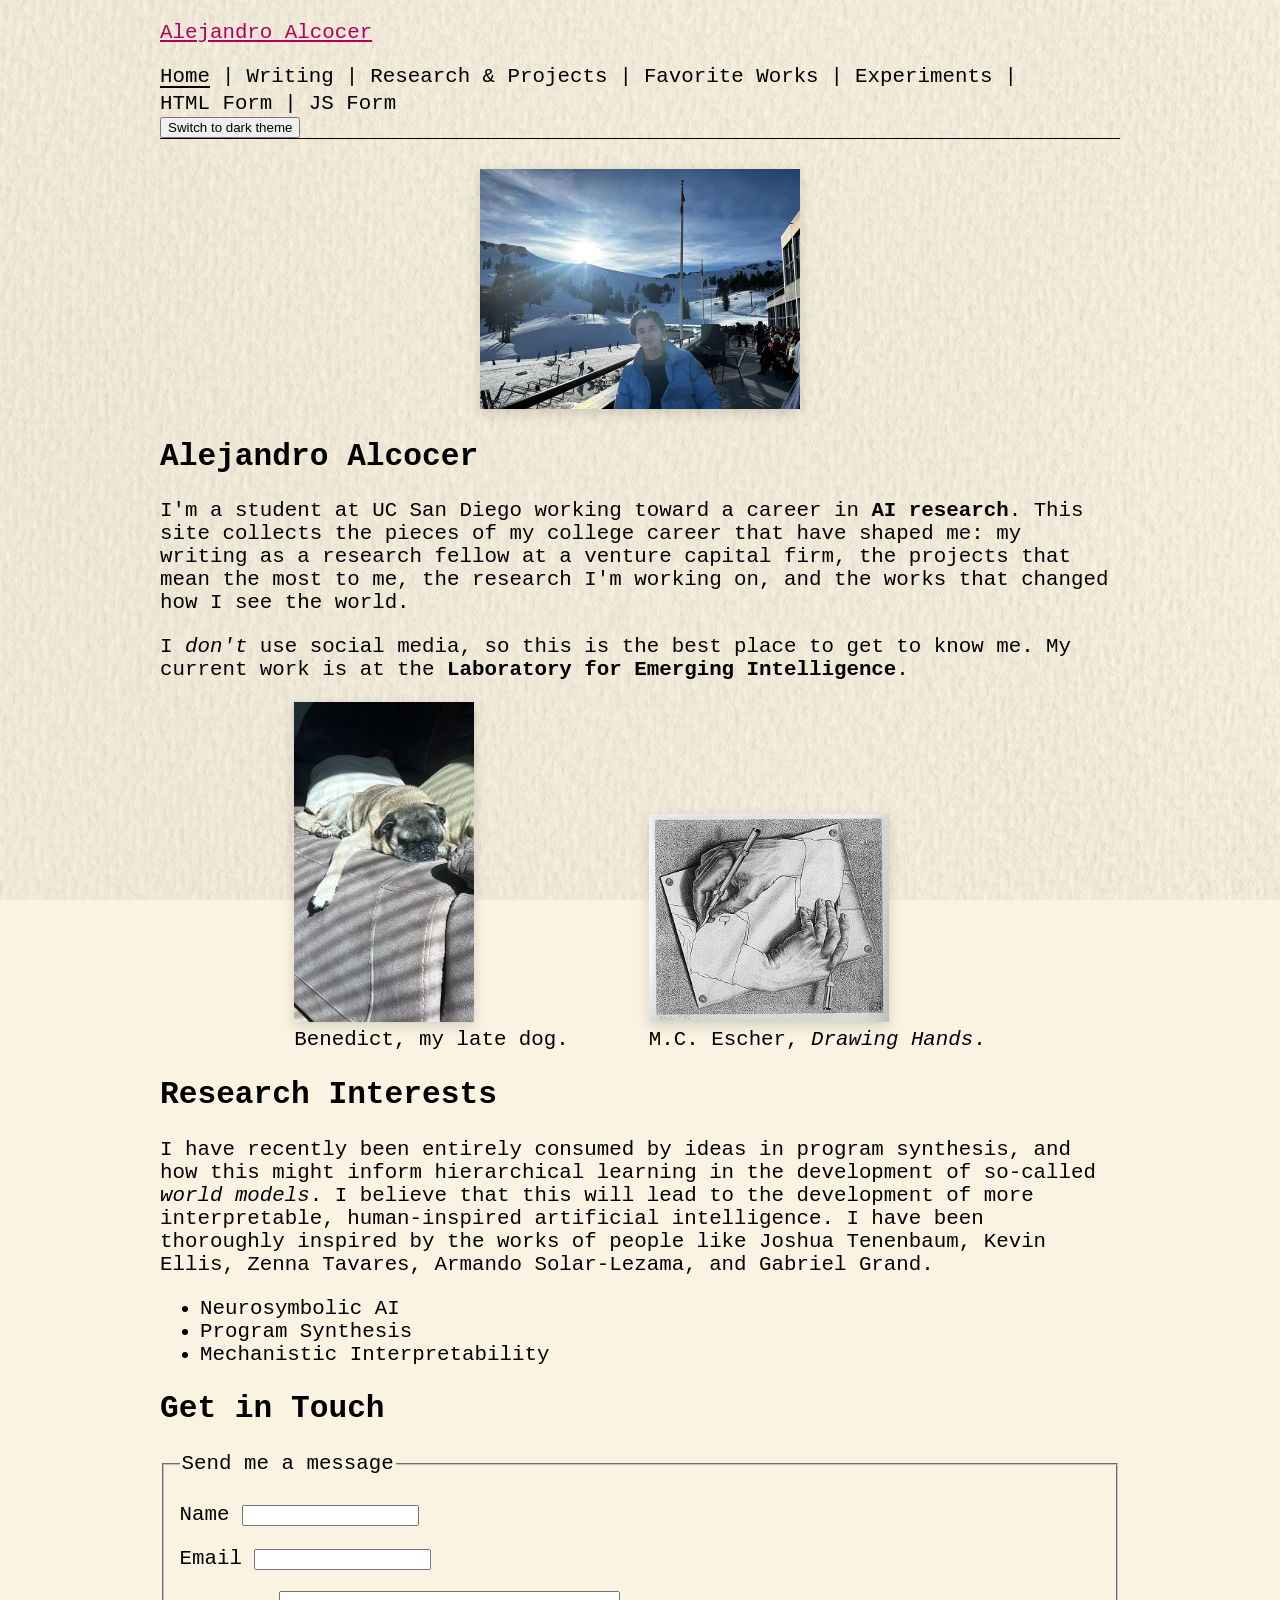
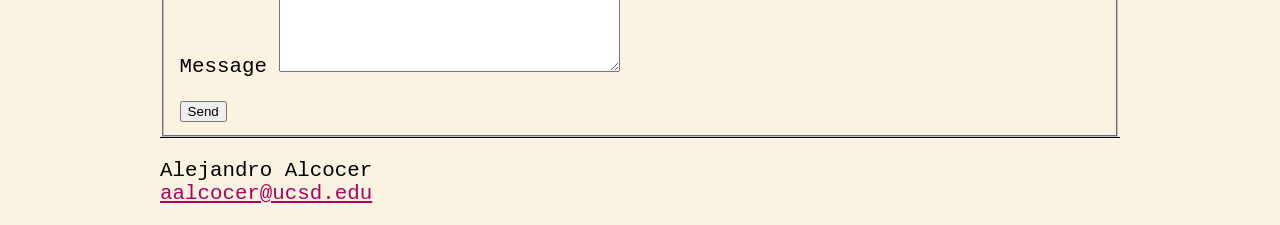
<file: index.html>
<!doctype html>
<html lang="en">
<head>
  <meta charset="utf-8">
  <meta name="viewport" content="width=device-width, initial-scale=1">
  <meta name="description" content="Alejandro Alcocer: AI research interests, writing, projects, and the works that shaped me.">
  <title>Home | Alejandro Alcocer</title>
  <link rel="stylesheet" href="styles.css">
  <link rel="stylesheet" href="template.css">
  <script src="scripts/theme.js"></script>
</head>
<body>
  <div class="page-container">
    <header>
      <p><a href="index.html">Alejandro Alcocer</a></p>
      <nav aria-label="Primary">
        <a href="index.html" aria-current="page">Home</a>
        <span aria-hidden="true">|</span>
        <a href="writing.html">Writing</a>
        <span aria-hidden="true">|</span>
        <a href="research.html">Research &amp; Projects</a>
        <span aria-hidden="true">|</span>
        <a href="favorites.html">Favorite Works</a>
        <span aria-hidden="true">|</span>
        <a href="experiments.html">Experiments</a>
        <span aria-hidden="true">|</span>
        <a href="form-no-js.html">HTML Form</a>
        <span aria-hidden="true">|</span>
        <a href="form-with-js.html">JS Form</a>
      </nav>

      <button type="button" id="theme-toggle" hidden>Switch to dark mode</button>
    </header>

    <main>
      <section>
        <picture class="portrait">
          <source srcset="images/me.webp" type="image/webp">
          <img src="images/me.jpg" alt="Portrait of Alejandro Alcocer" width="320" height="240">
        </picture>
        <h1>Alejandro Alcocer</h1>
        <p>I'm a student at UC San Diego working toward a career in <strong>AI research</strong>. This site collects the pieces of my college career that have shaped me: my writing as a research fellow at a venture capital firm, the projects that mean the most to me, the research I'm working on, and the works that changed how I see the world.</p>
        <p>I <em>don't</em> use social media, so this is the best place to get to know me. My current work is at the <b>Laboratory for Emerging Intelligence</b>.</p>
        <div class="figure-row">
          <figure>
            <picture>
              <source srcset="images/benedict.webp" type="image/webp">
              <img src="images/benedict.jpg" alt="My dog Benedict" width="180" height="320">
            </picture>
            <figcaption>Benedict, my late dog.</figcaption>
          </figure>
          <figure>
            <img src="images/escher.jpg" alt="M.C. Escher's lithograph of two hands drawing each other" width="240" height="208">
            <figcaption>M.C. Escher, <cite>Drawing Hands</cite>.</figcaption>
          </figure>
        </div>
      </section>

      <section>
        <h2>Research Interests</h2>
        <p>I have recently been entirely consumed by ideas in program synthesis, and how this might inform hierarchical learning in the development of so-called <i>world models</i>. I believe that this will lead to the development of more interpretable, human-inspired artificial intelligence. I have been thoroughly inspired by the works of people like Joshua Tenenbaum, Kevin Ellis, Zenna Tavares, Armando Solar-Lezama, and Gabriel Grand.</p>
        <ul>
          <li>Neurosymbolic AI</li>
          <li>Program Synthesis</li>
          <li>Mechanistic Interpretability</li>
        </ul>
      </section>

      <section>
        <h2>Get in Touch</h2>
        <form>
          <fieldset>
            <legend>Send me a message</legend>
            <p>
              <label for="name">Name</label>
              <input id="name" name="name" type="text" autocomplete="name">
            </p>
            <p>
              <label for="email">Email</label>
              <input id="email" name="email" type="email" autocomplete="email">
            </p>
            <p>
              <label for="message">Message</label>
              <textarea id="message" name="message" rows="5" cols="40"></textarea>
            </p>
            <button type="submit">Send</button>
          </fieldset>
        </form>
      </section>
    </main>

    <footer>
      <p>Alejandro Alcocer<br>
      <a href="mailto:aalcocer@ucsd.edu">aalcocer@ucsd.edu</a></p>
    </footer>
  </div>
</body>
</html>
</file>
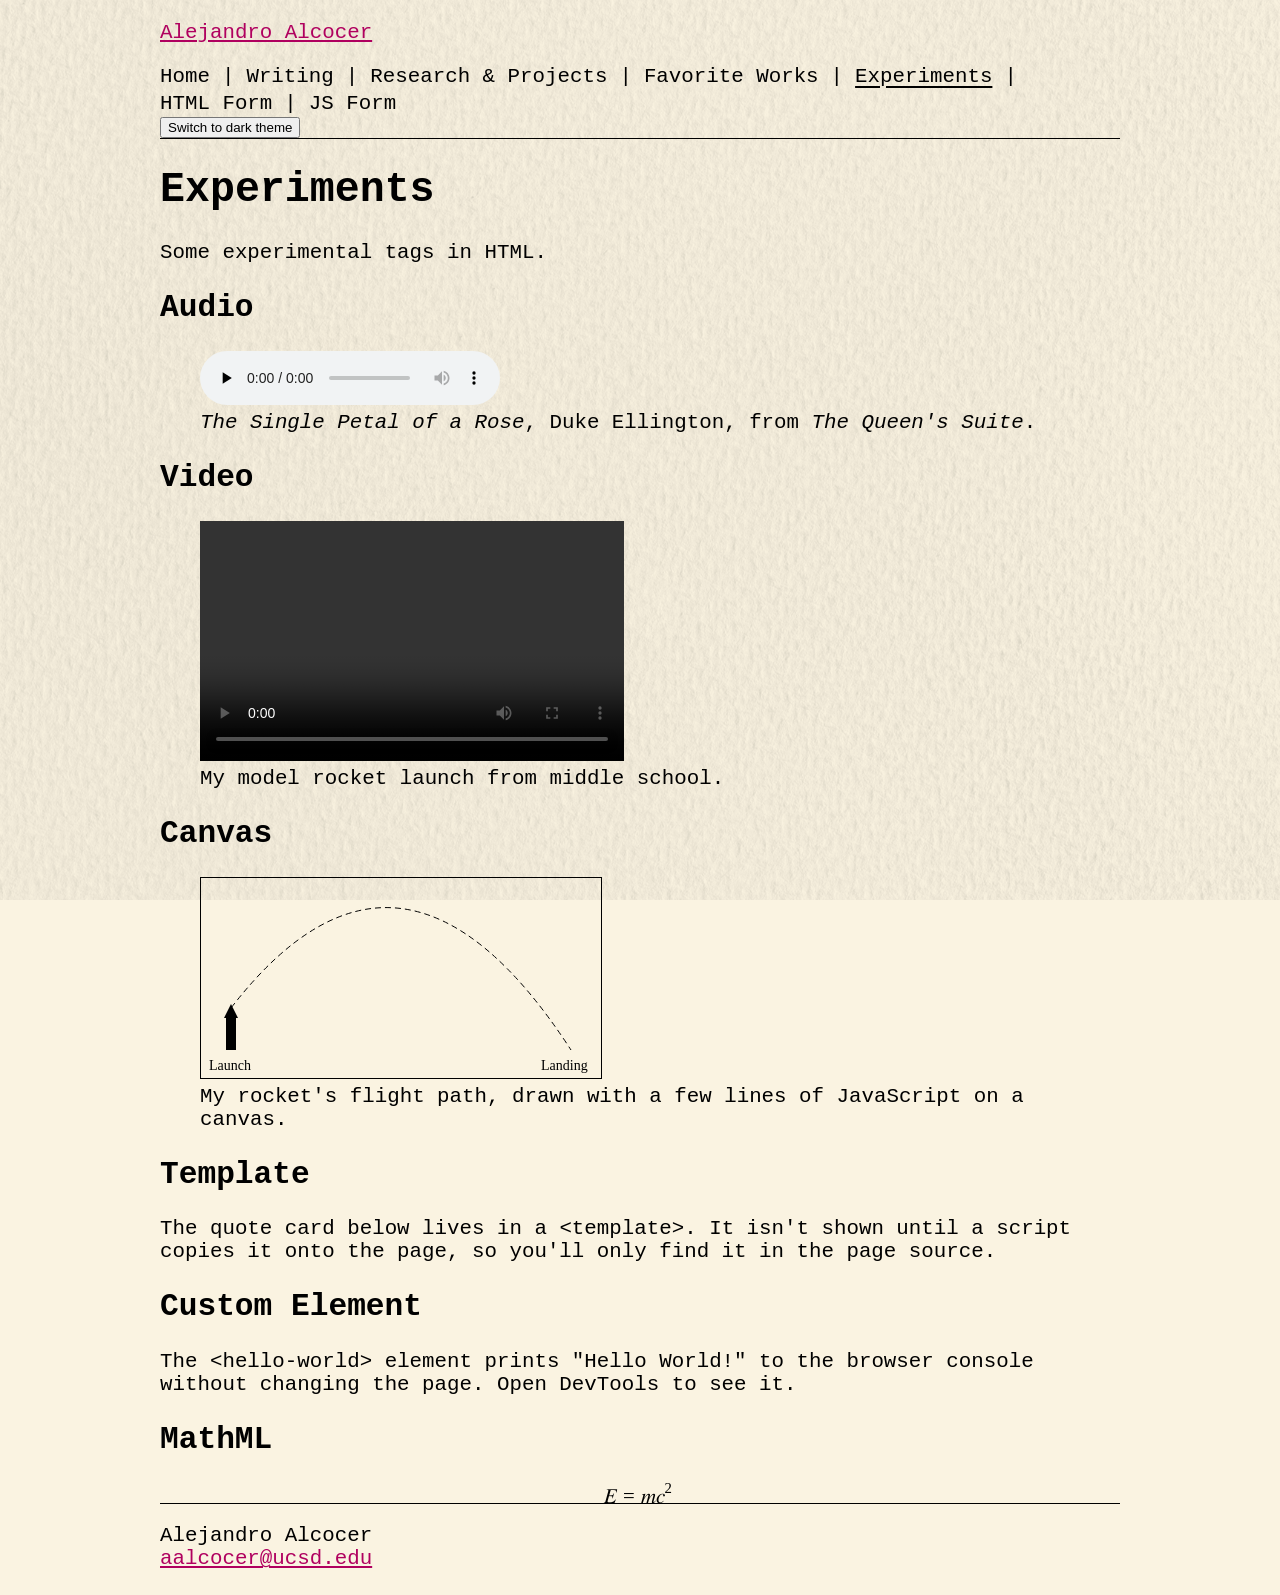
<file: experiments.html>
<!doctype html>
<html lang="en">
<head>
  <meta charset="utf-8">
  <meta name="viewport" content="width=device-width, initial-scale=1">
  <meta name="description" content="Experimental HTML elements on Alejandro Alcocer's site: audio, video, canvas, template, and custom elements.">
  <title>Experiments | Alejandro Alcocer</title>
  <link rel="stylesheet" href="styles.css">
  <link rel="stylesheet" href="template.css">
  <script src="scripts/theme.js"></script>
  <style>
    canvas {
      border: 1px solid;
    }
  </style>
  <script src="scripts/hello-world.js" defer></script>
</head>
<body>
  <div class="page-container">
    <header>
      <p><a href="index.html">Alejandro Alcocer</a></p>
      <nav aria-label="Primary">
        <a href="index.html">Home</a>
        <span aria-hidden="true">|</span>
        <a href="writing.html">Writing</a>
        <span aria-hidden="true">|</span>
        <a href="research.html">Research &amp; Projects</a>
        <span aria-hidden="true">|</span>
        <a href="favorites.html">Favorite Works</a>
        <span aria-hidden="true">|</span>
        <a href="experiments.html" aria-current="page">Experiments</a>
        <span aria-hidden="true">|</span>
        <a href="form-no-js.html">HTML Form</a>
        <span aria-hidden="true">|</span>
        <a href="form-with-js.html">JS Form</a>
      </nav>

      <button type="button" id="theme-toggle" hidden>Switch to dark mode</button>
    </header>

    <main>
      <h1>Experiments</h1>
      <p>Some experimental tags in HTML.</p>

      <section>
        <h2>Audio</h2>
        <figure>
          <audio controls preload="none">
            <source src="media/DukeEllingtonRose.mp3" type="audio/mpeg">
            <a href="media/DukeEllingtonRose.mp3">Download the song</a>
          </audio>
          <figcaption><cite>The Single Petal of a Rose</cite>, Duke Ellington, from <cite>The Queen's Suite</cite>.</figcaption>
        </figure>
      </section>

      <section>
        <h2>Video</h2>
        <figure>
          <video controls preload="metadata" width="424" height="240">
            <source src="media/rocket-launch.mp4" type="video/mp4">
            <a href="media/rocket-launch.mp4">Download the video</a>
          </video>
          <figcaption>My model rocket launch from middle school.</figcaption>
        </figure>
      </section>

      <section>
        <h2>Canvas</h2>
        <figure>
          <canvas id="flight-path" width="400" height="200">A drawing of my rocket's flight path: straight up from the launch pad, then arcing back down to land (in the neighbor's house).</canvas>
          <figcaption>My rocket's flight path, drawn with a few lines of JavaScript on a canvas.</figcaption>
        </figure>
        <script>
          const ctx = document.getElementById('flight-path').getContext('2d');
          ctx.font = '14px serif';
          ctx.setLineDash([6, 4]);
          ctx.beginPath();
          ctx.moveTo(30, 130);
          ctx.quadraticCurveTo(200, -90, 370, 172);
          ctx.stroke();
          ctx.fillRect(25, 140, 10, 32);
          ctx.beginPath();
          ctx.moveTo(23, 140);
          ctx.lineTo(30, 126);
          ctx.lineTo(37, 140);
          ctx.fill();
          ctx.fillText('Launch', 8, 192);
          ctx.fillText('Landing', 340, 192);
        </script>
        <noscript>
          <p>JavaScript is turned off, so the canvas drawing can't be shown.</p>
        </noscript>
      </section>

      <section>
        <h2>Template</h2>
        <p>The quote card below lives in a <code>&lt;template&gt;</code>. It isn't shown until a script copies it onto the page, so you'll only find it in the page source.</p>
        <template id="quote-card">
          <blockquote>
            <p>"Verily the lust for comfort murders the passion of the soul, and then walks grinning in the funeral."</p>
            <p>Kahlil Gibran, <cite>The Prophet</cite></p>
          </blockquote>
        </template>
      </section>

      <section>
        <h2>Custom Element</h2>
        <hello-world></hello-world>
        <p>The <code>&lt;hello-world&gt;</code> element prints "Hello World!" to the browser console without changing the page. Open DevTools to see it.</p>
      </section>

      <section>
        <h2>MathML</h2>
        <math display="block">
          <mi>E</mi>
          <mo>=</mo>
          <mi>m</mi>
          <msup>
            <mi>c</mi>
            <mn>2</mn>
          </msup>
        </math>
      </section>
    </main>

    <footer>
      <p>Alejandro Alcocer<br>
      <a href="mailto:aalcocer@ucsd.edu">aalcocer@ucsd.edu</a></p>
    </footer>
  </div>
</body>
</html>
</file>
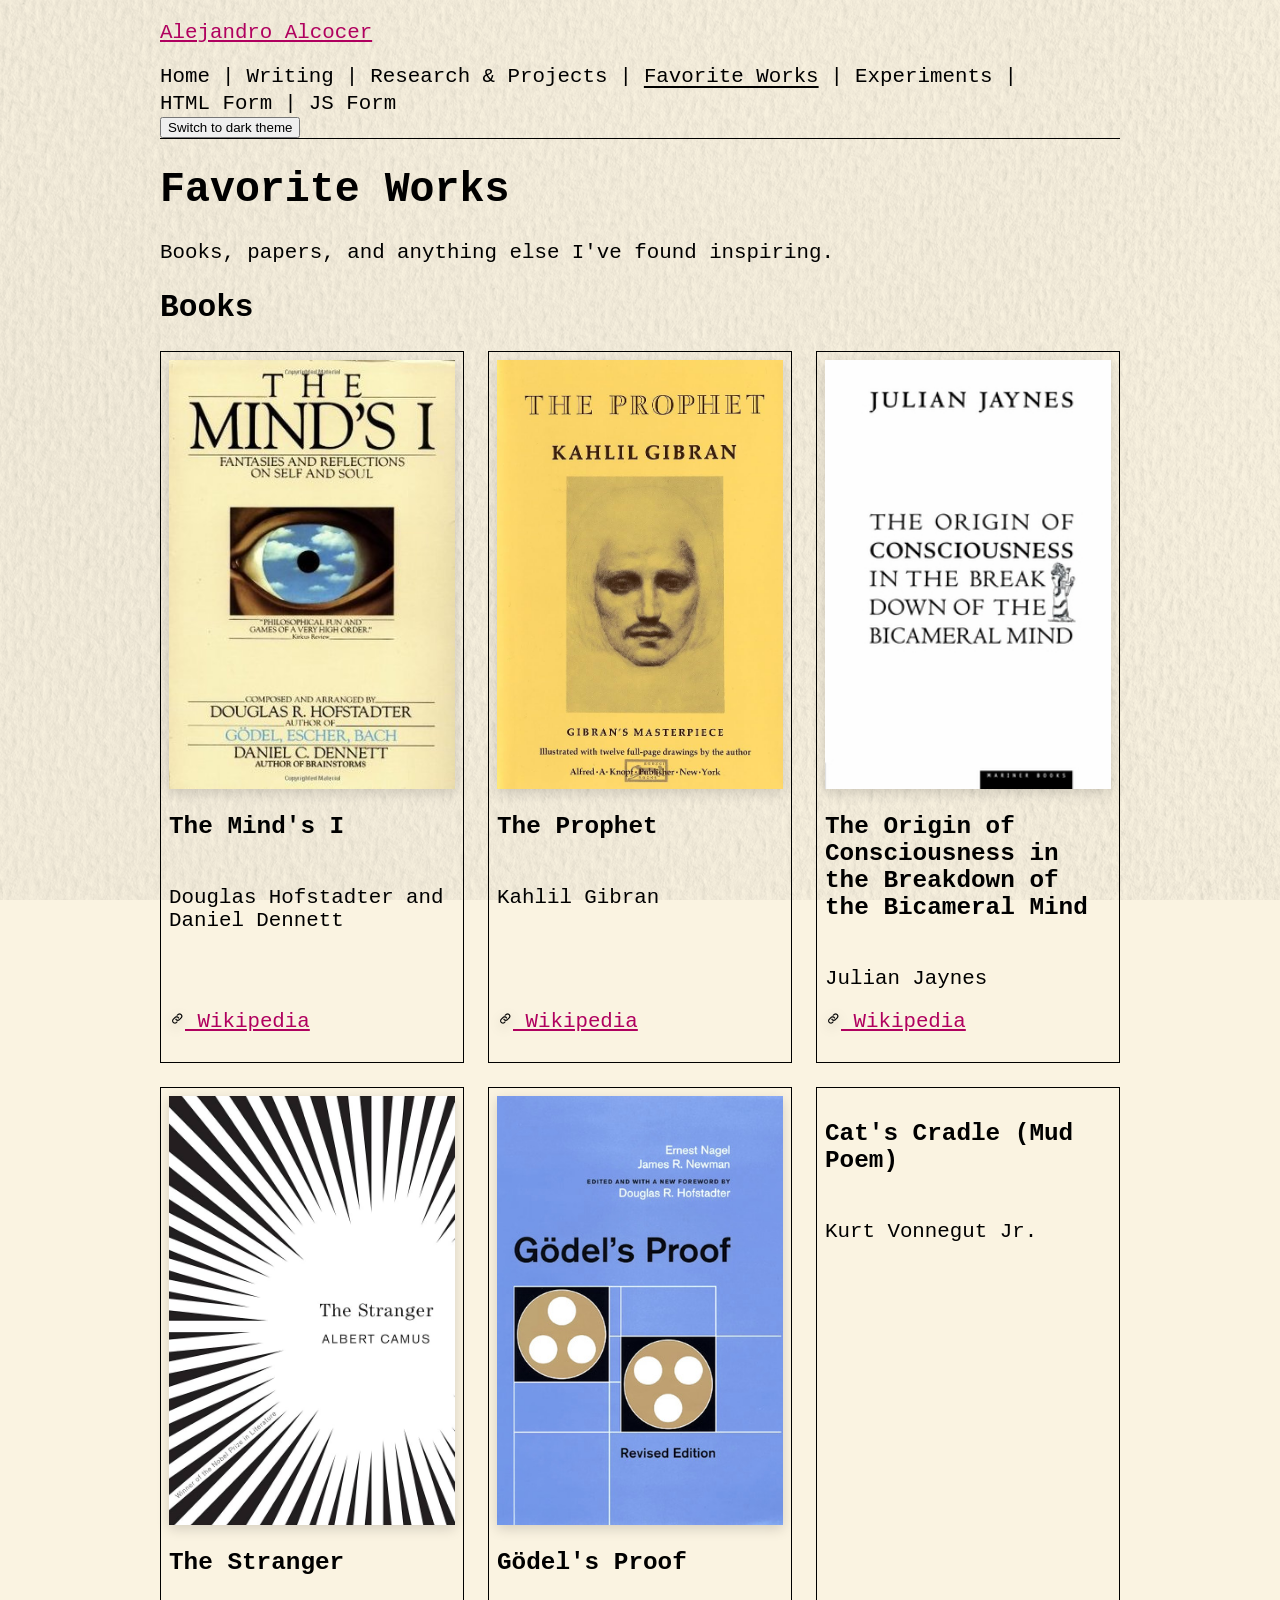
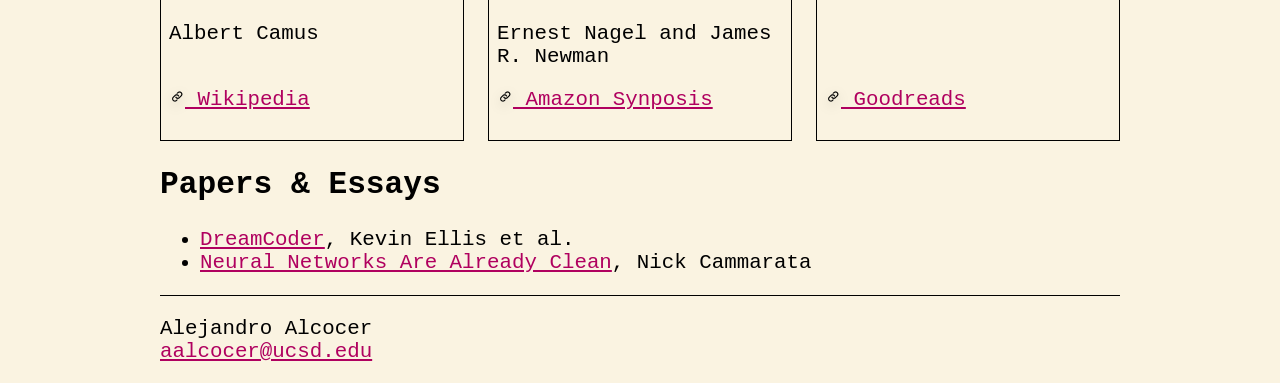
<file: favorites.html>
<!doctype html>
<html lang="en">
<head>
  <meta charset="utf-8">
  <meta name="viewport" content="width=device-width, initial-scale=1">
  <meta name="description" content="Books, papers, and other works that have shaped Alejandro Alcocer's perspective.">
  <title>Favorite Works | Alejandro Alcocer</title>
  <link rel="stylesheet" href="styles.css">
  <link rel="stylesheet" href="template.css">
  <script src="scripts/theme.js"></script>
</head>
<body>
  <div class="page-container">
    <header>
      <p><a href="index.html">Alejandro Alcocer</a></p>
      <nav aria-label="Primary">
        <a href="index.html">Home</a>
        <span aria-hidden="true">|</span>
        <a href="writing.html">Writing</a>
        <span aria-hidden="true">|</span>
        <a href="research.html">Research &amp; Projects</a>
        <span aria-hidden="true">|</span>
        <a href="favorites.html" aria-current="page">Favorite Works</a>
        <span aria-hidden="true">|</span>
        <a href="experiments.html">Experiments</a>
        <span aria-hidden="true">|</span>
        <a href="form-no-js.html">HTML Form</a>
        <span aria-hidden="true">|</span>
        <a href="form-with-js.html">JS Form</a>
      </nav>

      <button type="button" id="theme-toggle" hidden>Switch to dark mode</button>
    </header>

    <main>
      <h1>Favorite Works</h1>
      <p>Books, papers, and anything else I've found inspiring.</p>

      <section>
        <h2>Books</h2>
        <div class="book-grid">
          <work-card>
            <img src="images/TheMindsI.jpg" alt="Cover of The Mind's I" width="316" height="475">
            <h3>The Mind's I</h3>
            <p>Douglas Hofstadter and Daniel Dennett</p>
            <p><a href="https://en.wikipedia.org/wiki/The_Mind%27s_I"><img src="images/link.png" alt="" width="16" height="16"> Wikipedia</a></p>
          </work-card>
          <work-card>
            <img src="images/TheProphet.jpg" alt="Cover of The Prophet" width="667" height="1000">
            <h3>The Prophet</h3>
            <p>Kahlil Gibran</p>
            <p><a href="https://en.wikipedia.org/wiki/The_Prophet_(book)"><img src="images/link.png" alt="" width="16" height="16"> Wikipedia</a></p>
          </work-card>
          <work-card>
            <img src="images/TOCBBM.jpg" alt="Cover of The Origin of Consciousness in the Breakdown of the Bicameral Mind" width="258" height="387">
            <h3>The Origin of Consciousness in the Breakdown of the Bicameral Mind</h3>
            <p>Julian Jaynes</p>
            <p><a href="https://en.wikipedia.org/wiki/The_Origin_of_Consciousness_in_the_Breakdown_of_the_Bicameral_Mind"><img src="images/link.png" alt="" width="16" height="16"> Wikipedia</a></p>
          </work-card>
          <work-card>
            <img src="images/TheStranger.jpg" alt="Cover of The Stranger" width="648" height="1000">
            <h3>The Stranger</h3>
            <p>Albert Camus</p>
            <p><a href="https://en.wikipedia.org/wiki/The_Stranger_(Camus_novel)"><img src="images/link.png" alt="" width="16" height="16"> Wikipedia</a></p>
          </work-card>
          <work-card>
            <img src="images/GodelsProof.jpg" alt="Cover of Gödel's Proof" width="400" height="555">
            <h3>Gödel's Proof</h3>
            <p>Ernest Nagel and James R. Newman</p>
            <p><a href="https://www.amazon.com/dp/B000JVEJQG?lv=shuf&channelId=500&plpRedirect=mhFallback"><img src="images/link.png" alt="" width="16" height="16"> Amazon Synposis</a></p>
          </work-card>
          <work-card>
            <h3>Cat's Cradle (Mud Poem)</h3>
            <p>Kurt Vonnegut Jr.</p>
            <p><a href="https://www.goodreads.com/quotes/58990-god-made-mud-god-got-lonesome-so-god-said-to"><img src="images/link.png" alt="" width="16" height="16"> Goodreads</a></p>
          </work-card>
        </div>
      </section>

      <section>
        <h2>Papers &amp; Essays</h2>
        <ul>
          <li><a href="https://arxiv.org/abs/2006.08381">DreamCoder</a>, Kevin Ellis et al.</li>
          <li><a href="https://already-clean.goodfire.com/">Neural Networks Are Already Clean</a>, Nick Cammarata</li>
        </ul>
      </section>
    </main>

    <footer>
      <p>Alejandro Alcocer<br>
      <a href="mailto:aalcocer@ucsd.edu">aalcocer@ucsd.edu</a></p>
    </footer>
  </div>
</body>
</html>
</file>
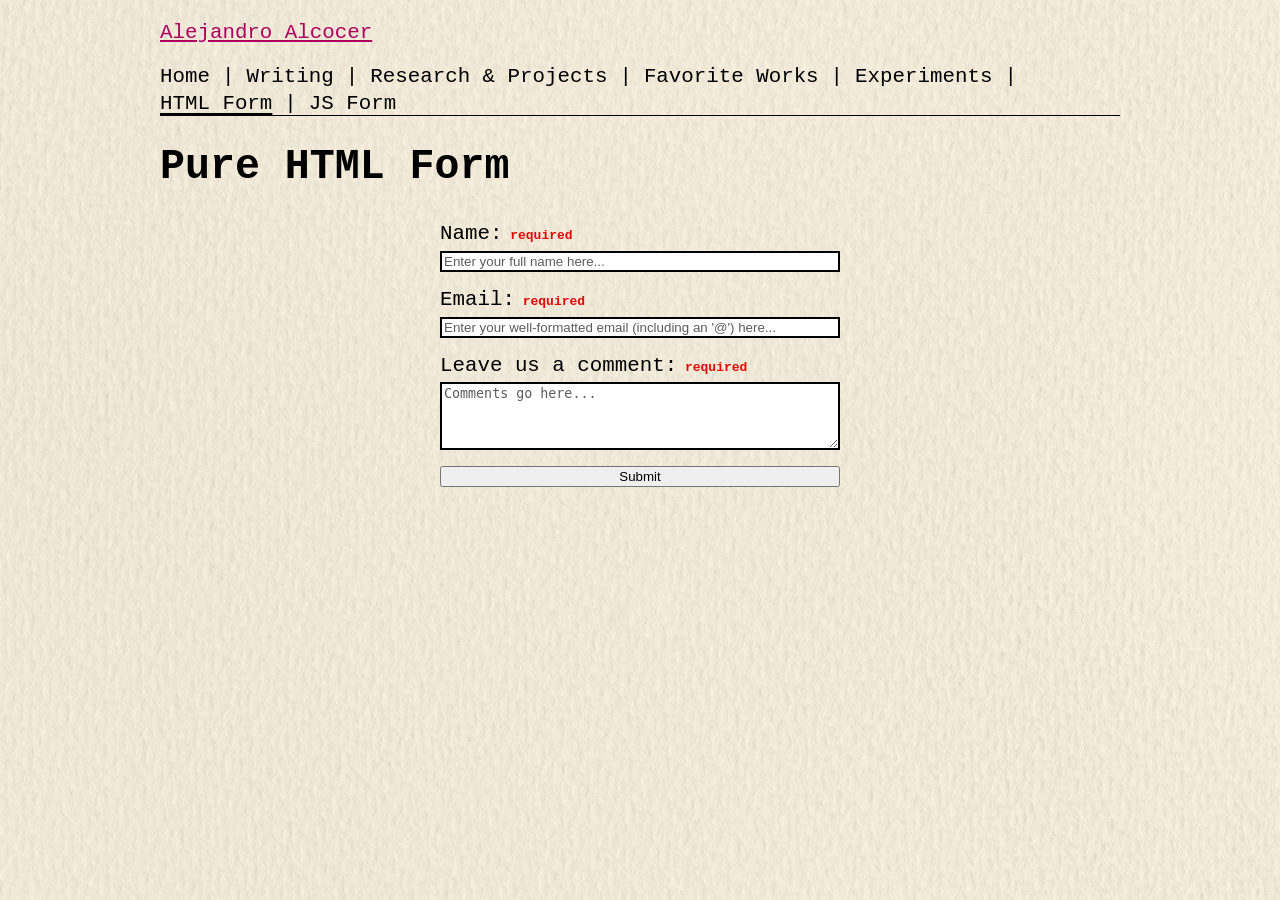
<file: form-no-js.html>
<!doctype html>
<html lang="en">
<head>
  <meta charset="utf-8">
  <meta name="viewport" content="width=device-width, initial-scale=1">
  <meta name="description" content="Form written in pure HTML.">
  <title>HTML Form | Alejandro Alcocer</title>
  <link rel="stylesheet" href="styles.css">
  <link rel="stylesheet" href="template.css">
</head>
<body>
  <div class="page-container">
    <header>
      <p><a href="index.html">Alejandro Alcocer</a></p>
      <nav aria-label="Primary">
        <a href="index.html">Home</a>
        <span aria-hidden="true">|</span>
        <a href="writing.html">Writing</a>
        <span aria-hidden="true">|</span>
        <a href="research.html">Research &amp; Projects</a>
        <span aria-hidden="true">|</span>
        <a href="favorites.html">Favorite Works</a>
        <span aria-hidden="true">|</span>
        <a href="experiments.html">Experiments</a>
        <span aria-hidden="true">|</span>
        <a href="form-no-js.html" aria-current="page">HTML Form</a>
        <span aria-hidden="true">|</span>
        <a href="form-with-js.html">JS Form</a>
      </nav>
    </header>

    <main>
        <h1> Pure HTML Form </h1>

        <div>
            <form action="https://httpbin.org/post" method="POST" class="flex-form">
                <div class="form-group">
                    <label for="name">Name:</label>
                    <input type="text" id="name" name="user" autocomplete="name" minlength="1" maxlength="100" placeholder="Enter your full name here..." required>
                </div>
                
                <div class="form-group">
                    <label for="email">Email:</label>
                    <input type="email" id="email" name="user_email" autocomplete="email" placeholder="Enter your well-formatted email (including an '@') here..." required>
                </div>

                <div class="form-group">
                    <label for="user_comment">Leave us a comment:</label>
                    <textarea id="user_comment" name="comment" rows="4" cols="50" placeholder="Comments go here..." 
                    minlength="10" maxlength="1000" required></textarea>
                </div>    
                    <input type="hidden" id="bot" name="possible_bot" value="true">

                    <button type="submit">Submit</button>
            </form>
        </div>
    </main>
  </div>
</body>
</html>
</file>
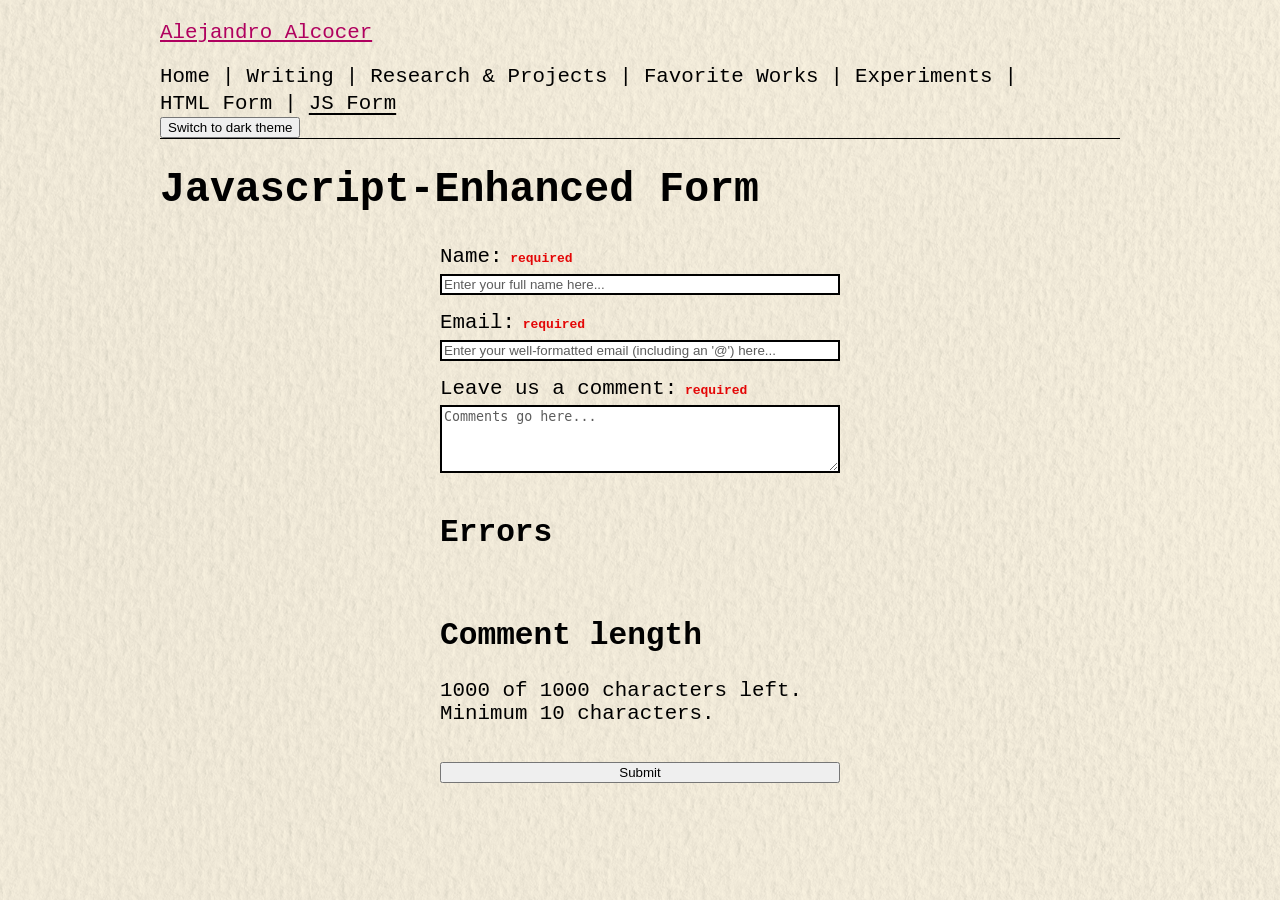
<file: form-with-js.html>
<!doctype html>
<html lang="en">
<head>
  <meta charset="utf-8">
  <meta name="viewport" content="width=device-width, initial-scale=1">
  <meta name="description" content="Form written with JavaScript enhancements.">
  <title>Javascript-Enhanced Form | Alejandro Alcocer</title>
  <link rel="stylesheet" href="styles.css">
  <link rel="stylesheet" href="template.css">
  <script src="form.js" defer></script>
  <script src="scripts/theme.js"></script>
</head>
<body>
  <div class="page-container">
    <header>
      <p><a href="index.html">Alejandro Alcocer</a></p>
      <nav aria-label="Primary">
        <a href="index.html">Home</a>
        <span aria-hidden="true">|</span>
        <a href="writing.html">Writing</a>
        <span aria-hidden="true">|</span>
        <a href="research.html">Research &amp; Projects</a>
        <span aria-hidden="true">|</span>
        <a href="favorites.html">Favorite Works</a>
        <span aria-hidden="true">|</span>
        <a href="experiments.html">Experiments</a>
        <span aria-hidden="true">|</span>
        <a href="form-no-js.html">HTML Form</a>
        <span aria-hidden="true">|</span>
        <a href="form-with-js.html" aria-current="page">JS Form</a>
      </nav>

      <button type="button" id="theme-toggle" hidden>Switch to dark mode</button>
    </header>

    <main>
        <h1> Javascript-Enhanced Form </h1>

        <section>
            <form id="user-form" action="https://httpbin.org/post" method="POST" class="flex-form">
                <div class="form-group">
                    <label for="user_name">Name:</label>
                    <input type="text" id="user_name" name="name" autocomplete="name" minlength="1" maxlength="100" placeholder="Enter your full name here..." required>
                </div>
                
                <div class="form-group">
                    <label for="user_email">Email:</label>
                    <input type="email" id="user_email" name="email" autocomplete="email" placeholder="Enter your well-formatted email (including an '@') here..." required>
                </div>

                <div class="form-group">
                    <label for="user_comment">Leave us a comment:</label>
                    <textarea id="user_comment" name="comment" rows="4" cols="50" placeholder="Comments go here..." 
                    minlength="10" maxlength="1000" aria-describedby="comment-info comment-warning user_comment-error" required></textarea>
                </div>
                
                <div class="message-area" id="error-area" hidden>
                    <h2 id="error-heading">Errors</h2>
                    <div aria-live="polite">
                        <p id="user_name-error" class="error-msg"></p>
                        <p id="user_email-error" class="error-msg"></p>
                        <p id="user_comment-error" class="error-msg"></p>
                    </div>
                </div>

                <div class="message-area" id="info-area" hidden>
                    <h2 id="info-heading">Comment length</h2>
                    <p id="comment-info"><span id="comment-count"></span> Minimum 10 characters.</p>
                    <p id="comment-warning" aria-live="polite"></p>
                </div>
                    <input type="hidden" id="bot" name="possible_bot" value="true">
                    <input type="hidden" id="form-errors" name="form-errors">

                    <button type="submit">Submit</button>
            </form>
        </section>
    </main>
  </div>
</body>
</html>
</file>
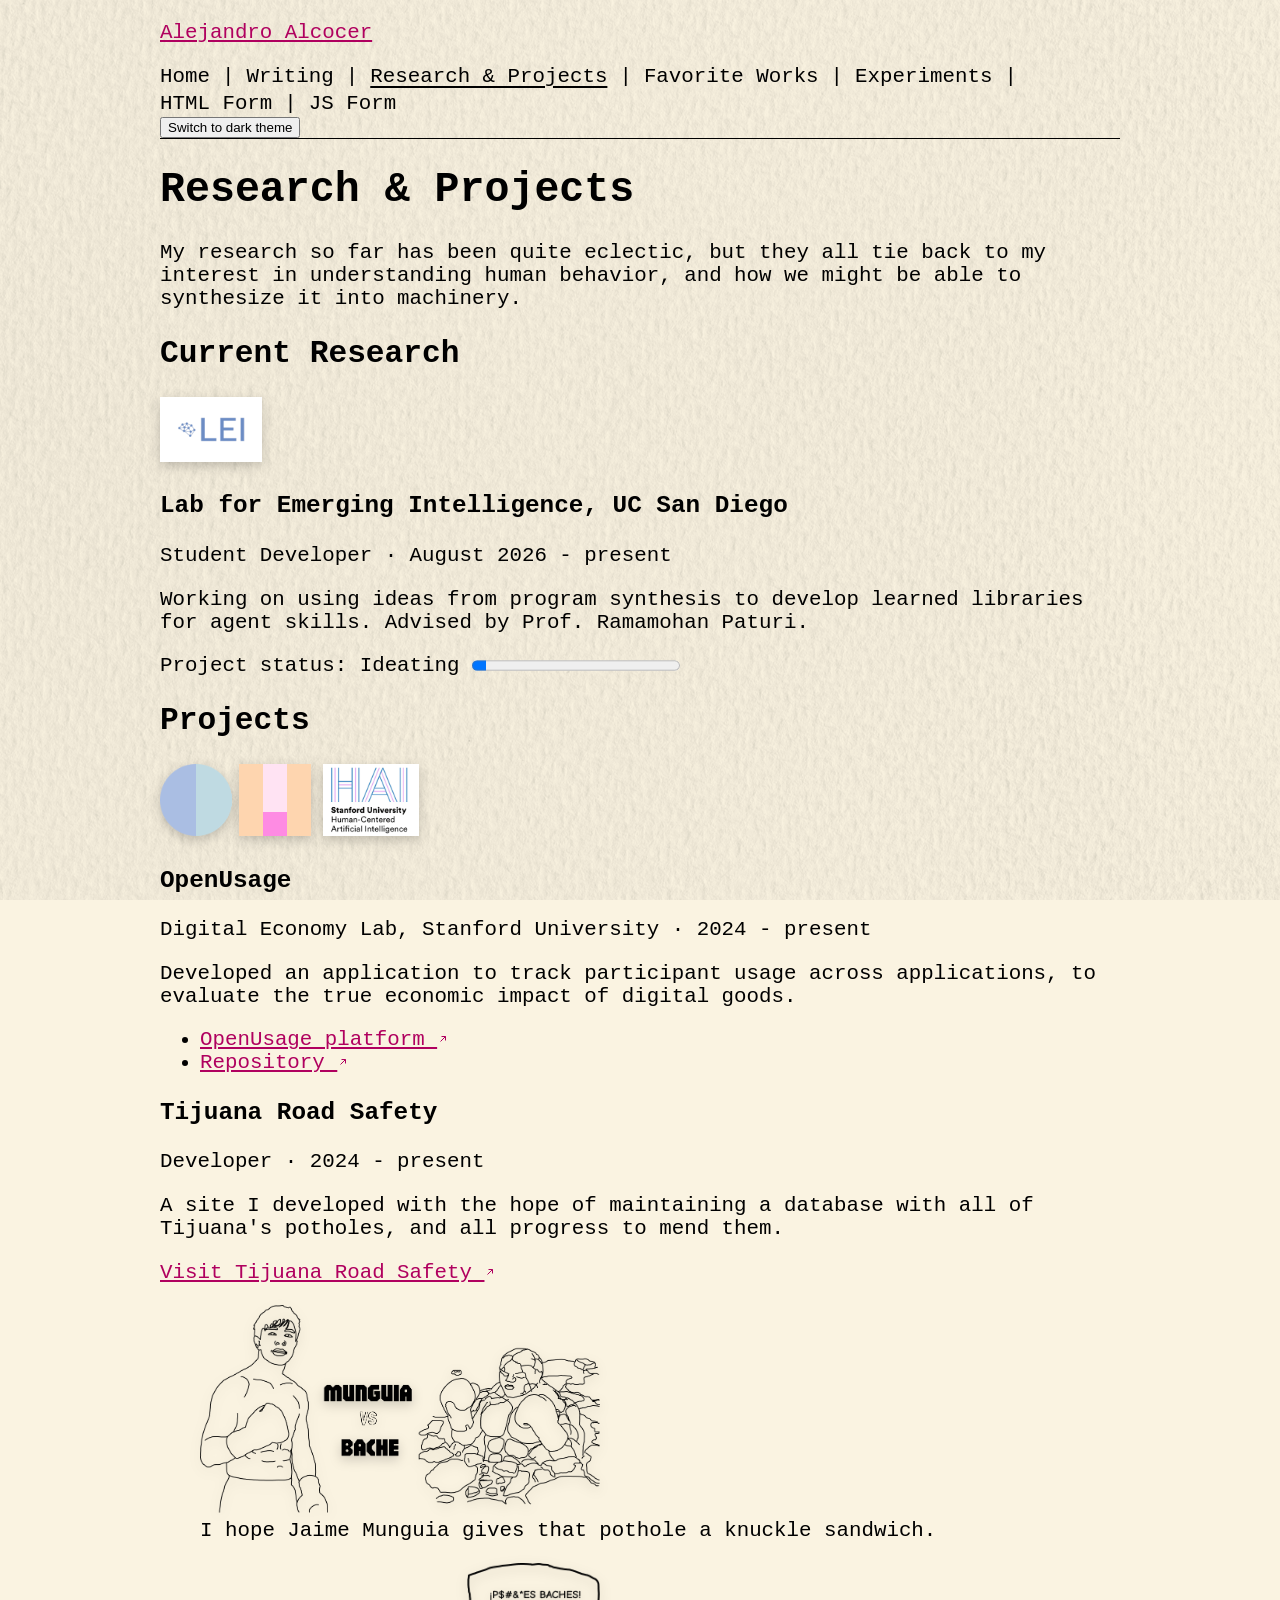
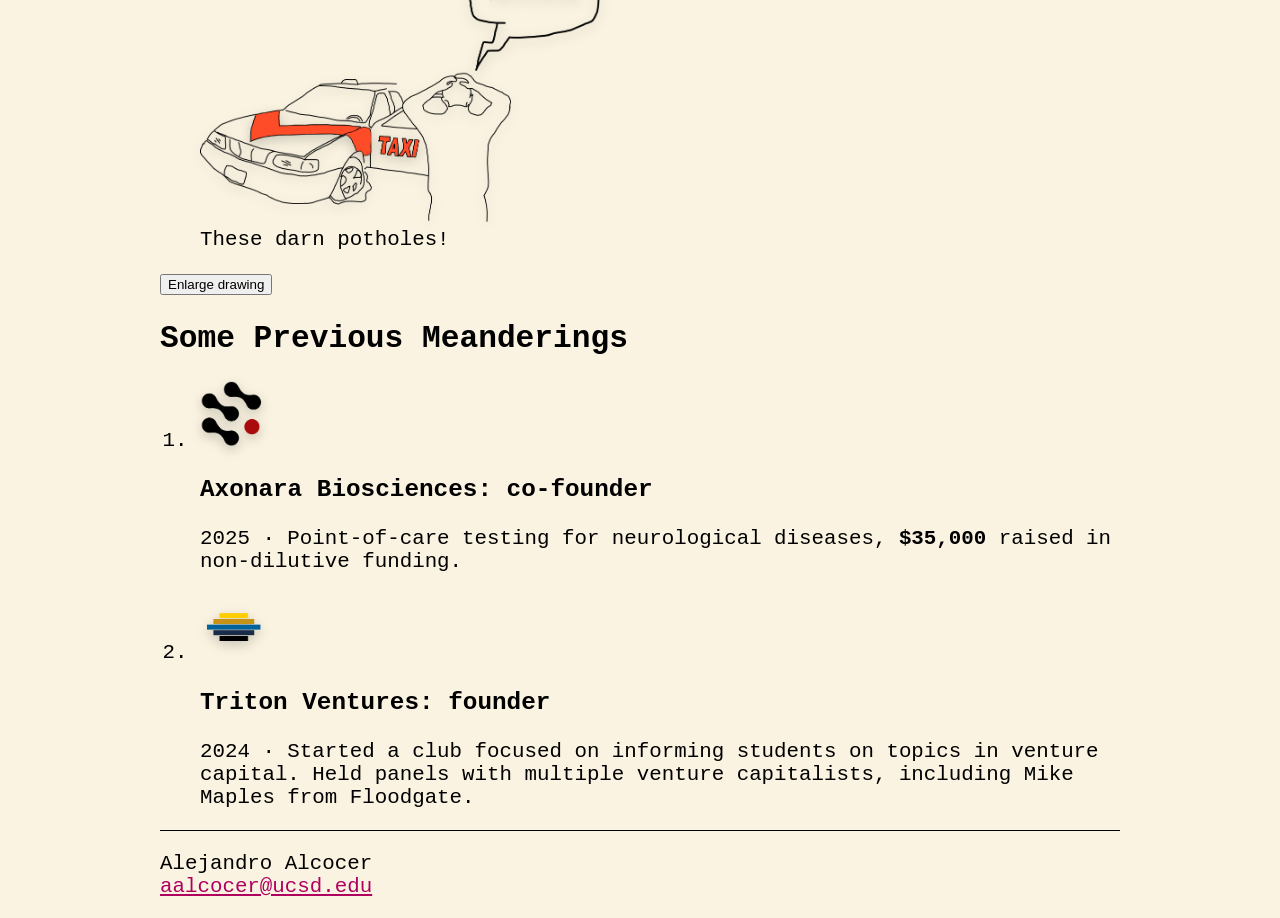
<file: research.html>
<!doctype html>
<html lang="en">
<head>
  <meta charset="utf-8">
  <meta name="viewport" content="width=device-width, initial-scale=1">
  <meta name="description" content="Research and projects by Alejandro Alcocer: Lab for Emerging Intelligence, OpenUsage, Tijuana Road Safety, and student ventures.">
  <title>Research &amp; Projects | Alejandro Alcocer</title>
  <link rel="stylesheet" href="styles.css">
  <link rel="stylesheet" href="template.css">
  <script src="scripts/theme.js"></script>
</head>
<body>
  <div class="page-container">
    <header>
      <p><a href="index.html">Alejandro Alcocer</a></p>
      <nav aria-label="Primary">
        <a href="index.html">Home</a>
        <span aria-hidden="true">|</span>
        <a href="writing.html">Writing</a>
        <span aria-hidden="true">|</span>
        <a href="research.html" aria-current="page">Research &amp; Projects</a>
        <span aria-hidden="true">|</span>
        <a href="favorites.html">Favorite Works</a>
        <span aria-hidden="true">|</span>
        <a href="experiments.html">Experiments</a>
        <span aria-hidden="true">|</span>
        <a href="form-no-js.html">HTML Form</a>
        <span aria-hidden="true">|</span>
        <a href="form-with-js.html">JS Form</a>
      </nav>

      <button type="button" id="theme-toggle" hidden>Switch to dark mode</button>
    </header>

    <main>
      <h1>Research &amp; Projects</h1>
      <p>My research so far has been quite eclectic, but they all tie back to my interest in understanding human behavior, and how we might be able to synthesize it into machinery.</p>

      <section>
        <h2>Current Research</h2>
        <article>
          <img src="images/LEILogo.png" alt="Lab for Emerging Intelligence logo" width="102" height="65">
          <h3>Lab for Emerging Intelligence, UC San Diego</h3>
          <p><span>Student Developer · August 2026 - present</span></p>
          <p>Working on using ideas from program synthesis to develop learned libraries for agent skills. Advised by Prof. Ramamohan Paturi.</p>
          <p>
            <label for="lei-status">Project status: Ideating</label>
            <progress id="lei-status" max="100" value="7">7%</progress>
          </p>
        </article>
      </section>

      <section>
        <h2>Projects</h2>
        <article>
          <img src="images/OpenUsageLogo.png" alt="OpenUsage logo" width="151" height="72">
          <img src="images/HAILogo.png" alt="Stanford HAI logo" width="96" height="72">
          <h3>OpenUsage</h3>
          <p><span>Digital Economy Lab, Stanford University · 2024 - present</span></p>
          <p>Developed an application to track participant usage across applications, to evaluate the true economic impact of digital goods.</p>
          <ul>
            <li><a href="https://openusage.app/instructions.html">OpenUsage platform <svg width="12" height="12" viewBox="0 0 24 24" fill="none" stroke="currentColor" stroke-width="2" aria-hidden="true"><path d="M7 17 17 7M9 7h8v8"/></svg></a></li>
            <li><a href="https://github.com/aalco03/OpenUsagev1.0">Repository <svg width="12" height="12" viewBox="0 0 24 24" fill="none" stroke="currentColor" stroke-width="2" aria-hidden="true"><path d="M7 17 17 7M9 7h8v8"/></svg></a></li>
          </ul>
        </article>

        <article>
          <h3>Tijuana Road Safety</h3>
          <p><span>Developer · 2024 - present</span></p>
          <p>A site I developed with the hope of maintaining a database with all of Tijuana's potholes, and all progress to mend them.</p>
          <p><a href="https://roadsafetytijuana.org/">Visit Tijuana Road Safety <svg width="12" height="12" viewBox="0 0 24 24" fill="none" stroke="currentColor" stroke-width="2" aria-hidden="true"><path d="M7 17 17 7M9 7h8v8"/></svg></a></p>
          <div>
            <figure>
              <img src="images/MunguiaVsBacheDrawing.png" alt="My drawing, Munguía vs. Bache" width="400" height="208">
              <figcaption>I hope Jaime Munguia gives that pothole a knuckle sandwich.</figcaption>
            </figure>
            <figure>
              <img src="images/TaxistaDrawing.png" alt="My drawing of a taxista (taxi driver)" width="400" height="259">
              <figcaption>These darn potholes!</figcaption>
            </figure>
            <button type="button">Enlarge drawing</button>
          </div>
          <dialog id="drawing-dialog" aria-label="Enlarged drawing">
            <img src="images/TaxistaDrawing.png" alt="My drawing of a Mexican taxista (taxi driver) who has just crashed his vehicle" width="889" height="576">
            <form method="dialog">
              <button>Close</button>
            </form>
          </dialog>
        </article>
      </section>

      <section>
        <h2>Some Previous Meanderings</h2>
        <ol>
          <li>
            <img src="images/AxonaraLogo.png" alt="Axonara Biosciences logo" width="64" height="64">
            <h3>Axonara Biosciences: co-founder</h3>
            <p>2025 · Point-of-care testing for neurological diseases, <strong>$35,000</strong> raised in non-dilutive funding.</p>
          </li>
          <li>
            <img src="images/TritonVentureLogo.png" alt="Triton Ventures logo" width="64" height="64">
            <h3>Triton Ventures: founder</h3>
            <p>2024 · Started a club focused on informing students on topics in venture capital. Held panels with multiple venture capitalists, including Mike Maples from Floodgate.</p>
          </li>
        </ol>
      </section>
    </main>

    <footer>
      <p>Alejandro Alcocer<br>
      <a href="mailto:aalcocer@ucsd.edu">aalcocer@ucsd.edu</a></p>
    </footer>
  </div>
</body>
</html>
</file>
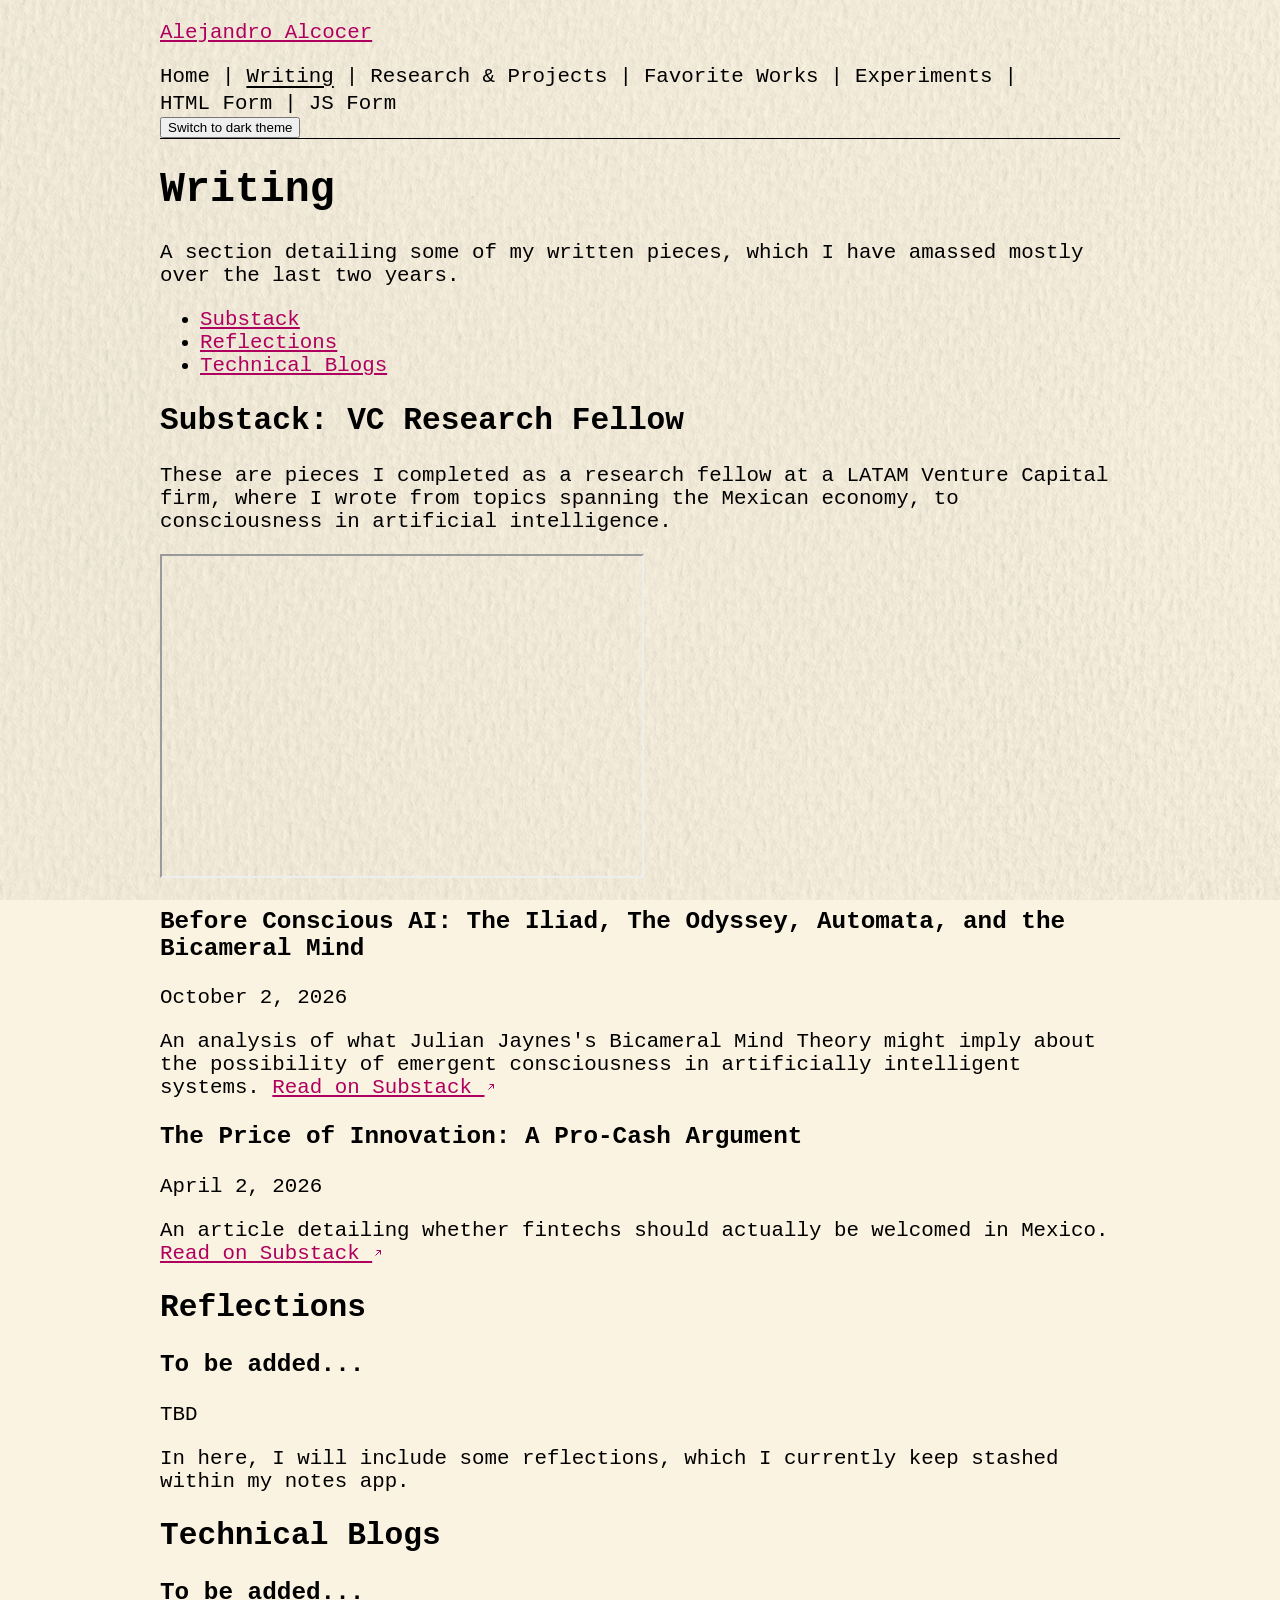
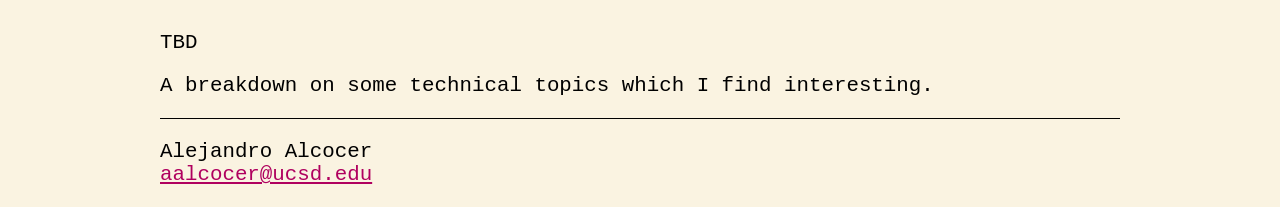
<file: writing.html>
<!doctype html>
<html lang="en">
<head>
  <meta charset="utf-8">
  <meta name="viewport" content="width=device-width, initial-scale=1">
  <meta name="description" content="Writing by Alejandro Alcocer: venture capital research, reflections, and technical posts.">
  <title>Writing | Alejandro Alcocer</title>
  <link rel="stylesheet" href="styles.css">
  <link rel="stylesheet" href="template.css">
  <script src="scripts/theme.js"></script>
</head>
<body>
  <div class="page-container">
    <header>
      <p><a href="index.html">Alejandro Alcocer</a></p>
      <nav aria-label="Primary">
        <a href="index.html">Home</a>
        <span aria-hidden="true">|</span>
        <a href="writing.html" aria-current="page">Writing</a>
        <span aria-hidden="true">|</span>
        <a href="research.html">Research &amp; Projects</a>
        <span aria-hidden="true">|</span>
        <a href="favorites.html">Favorite Works</a>
        <span aria-hidden="true">|</span>
        <a href="experiments.html">Experiments</a>
        <span aria-hidden="true">|</span>
        <a href="form-no-js.html">HTML Form</a>
        <span aria-hidden="true">|</span>
        <a href="form-with-js.html">JS Form</a>
      </nav>

      <button type="button" id="theme-toggle" hidden>Switch to dark mode</button>
    </header>

    <main>
      <h1>Writing</h1>
      <p>A section detailing some of my written pieces, which I have amassed mostly over the last two years.</p>
      <nav aria-label="On this page">
        <ul>
          <li><a href="#substack">Substack</a></li>
          <li><a href="#reflections">Reflections</a></li>
          <li><a href="#technical">Technical Blogs</a></li>
        </ul>
      </nav>

      <section id="substack">
        <h2>Substack: VC Research Fellow</h2>
        <p>These are pieces I completed as a research fellow at a LATAM Venture Capital firm, where I wrote from topics spanning the Mexican economy, to consciousness in artificial intelligence.</p>
        <iframe src="https://alejandroalcocer.substack.com/embed" title="Subscribe to my Substack" width="480" height="320" loading="lazy"></iframe>
        <article>
          <h3>Before Conscious AI: The Iliad, The Odyssey, Automata, and the Bicameral Mind</h3>
          <p><time datetime="2026-10-02">October 2, 2026</time></p>
          <p>An analysis of what Julian Jaynes's Bicameral Mind Theory might imply about the possibility of emergent consciousness in artificially intelligent systems. <a href="https://substack.com/home/post/p-218555234">Read on Substack <svg width="12" height="12" viewBox="0 0 24 24" fill="none" stroke="currentColor" stroke-width="2" aria-hidden="true"><path d="M7 17 17 7M9 7h8v8"/></svg></a></p>
        </article>
        <article>
          <h3>The Price of Innovation: A Pro-Cash Argument</h3>
          <p><time datetime="2026-04-02">April 2, 2026</time></p>
          <p>An article detailing whether fintechs should actually be welcomed in Mexico. <a href="https://substack.com/home/post/p-193015536">Read on Substack <svg width="12" height="12" viewBox="0 0 24 24" fill="none" stroke="currentColor" stroke-width="2" aria-hidden="true"><path d="M7 17 17 7M9 7h8v8"/></svg></a></p>
        </article>
      </section>

      <section id="reflections">
        <h2>Reflections</h2>
        <article>
          <h3>To be added...</h3>
          <p><span>TBD</span></p>
          <p>In here, I will include some reflections, which I currently keep stashed within my notes app.</p>
        </article>
      </section>

      <section id="technical">
        <h2>Technical Blogs</h2>
        <article>
          <h3>To be added...</h3>
          <p><span>TBD</span></p>
          <p>A breakdown on some technical topics which I find interesting.</p>
        </article>
      </section>
    </main>

    <footer>
      <p>Alejandro Alcocer<br>
      <a href="mailto:aalcocer@ucsd.edu">aalcocer@ucsd.edu</a></p>
    </footer>
  </div>
</body>
</html>
</file>
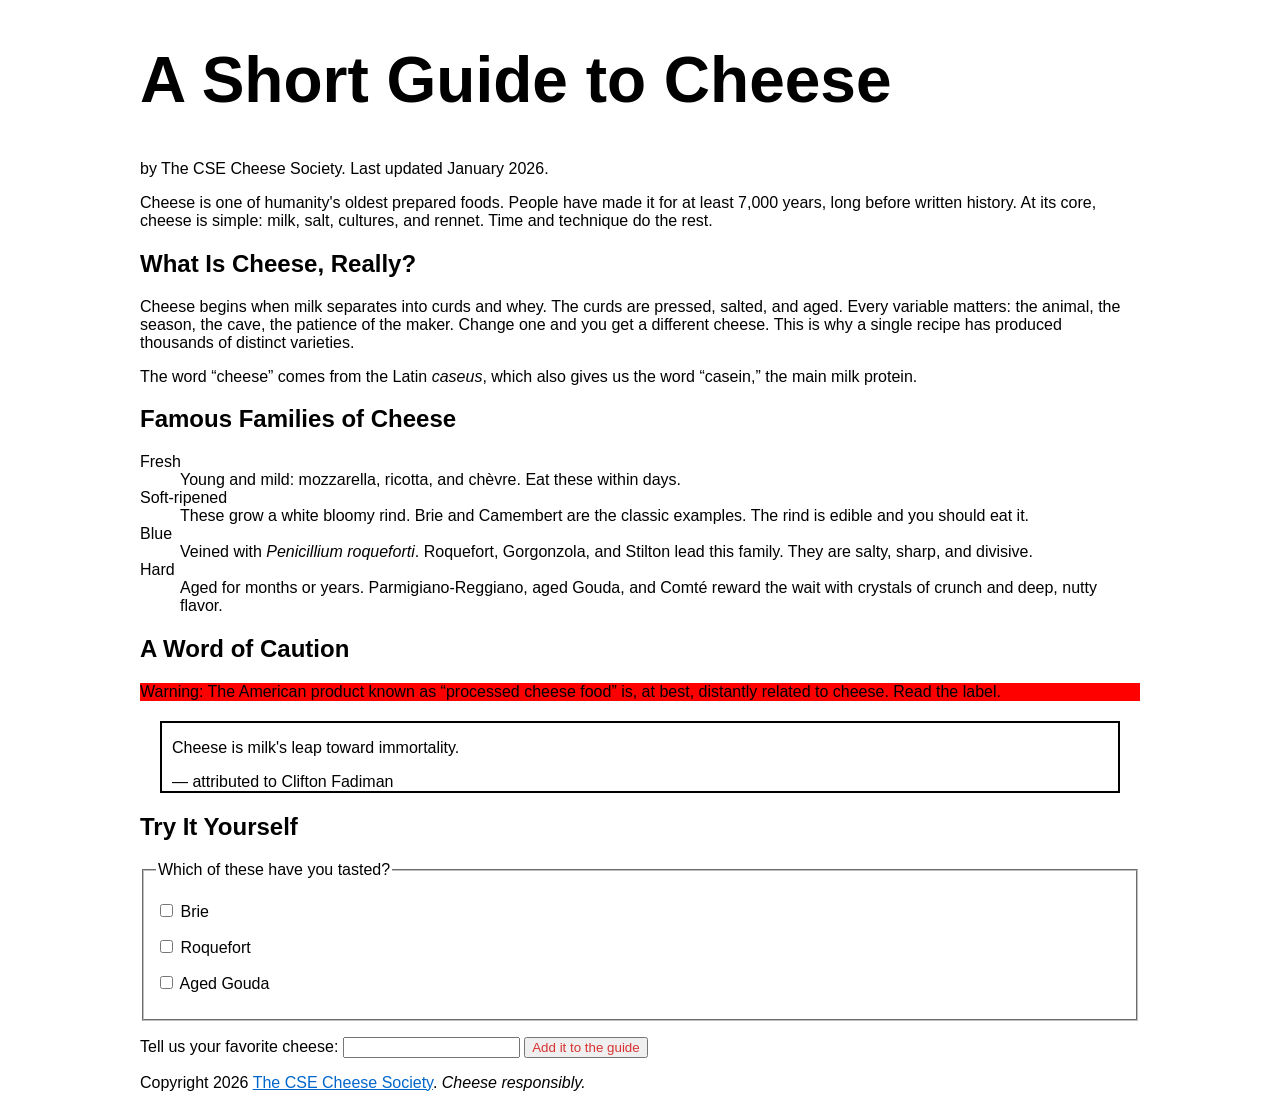
<file: part1/cheese.html>
<!DOCTYPE html>
<html lang="en">
<head>
  <meta charset="UTF-8">
  <meta name="viewport" content="width=device-width, initial-scale=1">
  <title>A Short Guide to Cheese</title>
  <link rel="stylesheet" href="cheese.css">
</head>
<body>
  <div class="page-container">
  <header>
    <h1>A Short Guide to Cheese</h1>
    <p>by The CSE Cheese Society. Last updated <time datetime="2026-01">January 2026</time>.</p>
  </header>

  <main>
    <article>
      <p>Cheese is one of humanity's oldest prepared foods. People have made
      it for at least 7,000 years, long before written history. At its core,
      cheese is simple: milk, salt, cultures, and rennet. Time and technique
      do the rest.</p>

      <section>
        <h2>What Is Cheese, Really?</h2>
        <p>Cheese begins when milk separates into curds and whey. The curds
        are pressed, salted, and aged. Every variable matters: the animal,
        the season, the cave, the patience of the maker. Change one and you
        get a different cheese. This is why a single recipe has produced
        thousands of distinct varieties.</p>
        <p>The word <q>cheese</q> comes from the Latin
        <span class="latin" lang="la">caseus</span>, which also gives us the word
        <q>casein,</q> the main milk protein.</p>
      </section>

      <section>
        <h2>Famous Families of Cheese</h2>

        <dl>
          <dt>Fresh</dt>
          <dd>Young and mild: mozzarella, ricotta, and
          <span lang="fr">chèvre</span>. Eat these within days.</dd>

          <dt>Soft-ripened</dt>
          <dd>These grow a white bloomy rind. Brie and Camembert are the
          classic examples. The rind is edible and you should eat it.</dd>

          <dt>Blue</dt>
          <dd>Veined with <span class="latin" lang="la">Penicillium
          roqueforti</span>. Roquefort, Gorgonzola, and Stilton lead this
          family. They are salty, sharp, and divisive.</dd>

          <dt>Hard</dt>
          <dd>Aged for months or years. Parmigiano-Reggiano, aged Gouda,
          and <span lang="fr">Comté</span> reward the wait with crystals
          of crunch and deep, nutty flavor.</dd>
        </dl>
      </section>

      <section>
        <h2>A Word of Caution</h2>
        <p id="warning">Warning: The American product known as
        <q>processed cheese food</q> is, at best, distantly related to
        cheese. Read the label.</p>

        <blockquote>
          <p>Cheese is milk's leap toward immortality.</p>
          <footer>— attributed to Clifton Fadiman</footer>
        </blockquote>
      </section>

      <section>
        <h2>Try It Yourself</h2>
        <form>
          <fieldset>
            <legend>Which of these have you tasted?</legend>
            <p><input class="nolink" type="checkbox" id="c-brie" name="tasted" value="brie">
               <label for="c-brie">Brie</label></p>
            <p><input class="nolink" type="checkbox" id="c-roquefort" name="tasted" value="roquefort">
               <label for="c-roquefort">Roquefort</label></p>
            <p><input class="nolink" type="checkbox" id="c-gouda" name="tasted" value="gouda">
               <label for="c-gouda">Aged Gouda</label></p>
          </fieldset>
          <p>
            <label for="fav">Tell us your favorite cheese:</label>
            <input class="nolink" type="text" id="fav" name="favorite">
            <button class="nolink" type="submit">Add it to the guide</button>
          </p>
        </form>
      </section>
    </article>
  </main>
  <footer>
    <p>Copyright 2026 <a class="link" href="https://example.com/cheese-society">The CSE
    Cheese Society</a>. <em>Cheese responsibly.</em></p>
  </footer>
  </div>
</body>
</html>
</file>
<file: styles.css>
header {
  border-bottom: 1px solid;
}

footer {
  border-top: 1px solid;
}

/* Custom element #1: <work-card>*/
work-card {
  display: inline-block;
  vertical-align: top;
  width: 12rem;
  margin: 0.5rem;
  padding: 0.5rem;
  border: 1px solid;
}

work-card > img {
  display: block;
  width: 100%;
  height: auto;
}

.flex-form {
  display: flex;
  flex-direction: column;
  gap: 1rem;
  max-width: 400px;
  margin: 2rem auto;
}

.form-group {
  display: flex;
  flex-direction: column;
  gap: 0.35rem;
}

.form-group:has(input:required, textarea:required) label::after {
  font-size: small;
  content: " required";
  color: rgb(228, 6, 6);
  font-weight: bold;
}

[aria-invalid="true"] {
  border: 2px solid rgb(228, 6, 6);
  border-left-width: 6px;
}

.error-msg:empty {
  margin: 0;
}

.error-msg:not(:empty)::before {
  content: "! ";
  color: rgb(228, 6, 6);
}

/* Same border width in every state so validation styling never shifts the layout */
.flex-form input, .flex-form textarea {
  border: 2px solid var(--color-border);
}

/* Only after the user edits a field or tries to submit, so empty fields aren't errors on load.
   Dashed vs solid gives a cue that doesn't depend on color. */
.flex-form input:user-invalid, .flex-form textarea:user-invalid {
  border-style: dashed;
  border-color: var(--color-error);
}

.flex-form input:user-valid, .flex-form textarea:user-valid {
  border-color: var(--color-valid);
}

/* Character count styling once the comment is near the limit */
.near-limit #comment-count,
.near-limit #comment-warning {
  font-weight: bold;
}

.near-limit #comment-count {
  text-decoration: underline wavy var(--color-error);
  text-underline-offset: 4px;
}
</file>
<file: template.css>
/* Shared design choices for the whole site */
:root {
  color-scheme: light;
  --color-bg: #faf3e1;
  --color-text: black;
  --color-link: #b0005f;
  --color-accent: rgb(228, 0, 124); /* some nice mexican pink :) */
  --color-border: black;
  --color-control-bg: white;
  --color-control-text: black;
  --color-placeholder: #5c5c5c;
  --color-focus: #1f5fbf;
  --color-error: #b00020;
  --color-valid: #1d6b2f;
  --bg-image: url("images/paper.jpg");
  --font-body: 'Courier New', Courier, monospace;
  --page-width: 60rem;
  --space: 1rem;
}

:root[data-theme="dark"] {
  color-scheme: dark;
  --color-bg: #1c1b19;
  --color-text: #f1ece0;
  --color-link: #ff7ac0;
  --color-accent: #ff7ac0;
  --color-border: #f1ece0;
  --color-control-bg: #2a2926;
  --color-control-text: #f1ece0;
  --color-placeholder: #b5b0a5;
  --color-focus: #8ab4ff;
  --color-error: #ff8a8a;
  --color-valid: #7fd18b;
  --bg-image: none;
}


body {
  background-color: var(--color-bg);
  background-image: var(--bg-image);
  background-size: cover;
  background-attachment: fixed;
  background-blend-mode: multiply;
  font-family: var(--font-body);
  color: var(--color-text);
  font-size: 1.3rem;
}

a {
  color: var(--color-link);
}
img {
  box-shadow: 0 4px 12px rgba(0, 0, 0, 0.15);
}

/* this attribute slector targets PNG images, which are mostly transparent logos on my site, to get a shape-following shadow instead of a normal
drop shadow, so that it does not look strange */
img[src$=".png"] {
  box-shadow: none;
  filter: drop-shadow(0 4px 6px rgba(0, 0, 0, 0.2));

}

.page-container {
  max-width: var(--page-width);
  margin: 0 auto;
  padding: 0 var(--space);
}

/* this descendant combinator will style only the main nav bar links and leave all other links unchanged */
header nav a {
  color: var(--color-text);
  text-decoration: none;
}

header nav a:hover {
  color: var(--color-accent);
}

header nav a[aria-current="page"] {
  text-decoration: underline;
  text-decoration-thickness: 2px;
  text-underline-offset: 4px;
}

/* centered portrait on home page */
.portrait img {
  display: block;
  margin: 30px auto;
}

/* figures side by side in the home page */
.figure-row {
  display: flex;
  flex-wrap: wrap;
  justify-content: center;
  align-items: flex-end;
  gap: 5rem;
}

.figure-row figure {
  margin: 0;
}

.book-grid {
    display: grid;
    grid-template-columns: repeat(3, 1fr);
    gap: 1.5rem;
}

.book-grid work-card {
    display: flex;
    flex-direction: column;
    width: auto;
    margin: 0;
}

/* this is a child combinator that affects only the cover images directly inside each book card, and will not affect the link icons
that also exist within it, which are also images */
.book-grid work-card > img {
    aspect-ratio: 2/3;
    object-fit: cover;
}

.book-grid work-card > p:last-child {
    margin-top: auto;
}

header nav {
  display: flex;
  flex-wrap: wrap;
  align-items: center;
  gap: 0.25rem 0.75rem;
}

img, input, textarea {
  max-width: 100%;
}

img {
  height: auto;
}

::placeholder {
  color: var(--color-placeholder);
}

:focus-visible {
  outline: 3px solid var(--color-focus);
  outline-offset: 2px;
}

/* tablet optimization for book layout (2 per row) */
@media (max-width: 48rem) {
  .book-grid {
    grid-template-columns: repeat(2, 1fr);
  }
}

/* settings altered for mobile devices */
@media (max-width: 30rem) {
  /* only one book per row */
  .book-grid {
    grid-template-columns: 1fr;
  }

  .book-grid work-card {
    display: grid;
    grid-template-columns: 6rem 1fr;
    column-gap: var(--space);
    align-content: start;
  }

  .book-grid work-card > img {
    grid-row: span 3;
  }

  .book-grid work-card > :not(img) {
    grid-column: 2;
    margin: 0.25rem 0;
  }

  header nav span {
    display: none;
  }

  header nav a {
    padding: 0.25rem 0;
  }

  form label {
    display: block;
  }

  input, textarea {
    width: 100%;
    box-sizing: border-box;
  }
}
</file>
<file: part1/cheese.css>
body {
    font-family: Arial, Helvetica, sans-serif;
    color: black;
    line-height: normal
}

h1 {
    font-size: 4rem;
}

h2 {
    font-size: 1.5rem;
}

.latin {
    font-style: italic;
}

#warning {
    background-color: yellow;
}

.page-container {
    max-width: 1000px;
    margin: 0 auto;
    padding: 0 20px;
}

blockquote {
    border-style: solid;
    border-width: 2px;
    border-color: black;
    padding: 0 10px;
    margin: 20px 20px;
}

.link {
    color: #0066cc;
    text-decoration: underline;
    transition: all 0.1s ease-in-out;
}

.link:hover, .link:focus {
    color: #003366;
    text-decoration: none;
    outline: 5px solid #faf44a;
}


.nolink {
    color: #d83232;
    transition: all 0.1s ease-in-out;
}

input.nolink:hover,
button.nolink:hover,
input.nolink:focus,
input.nolink:focus-visible,
button.nolink:focus,
button.nolink:focus-visible {
    color: #940202;
    outline: 2px solid #940202;
    outline-offset: 2px;
    box-shadow: none;
}

#warning {
    background-color: red;
    /* Since both warning rules have the same background color specificity, the source order will decide, and give this last declaration higher priority*/
}
</file>
